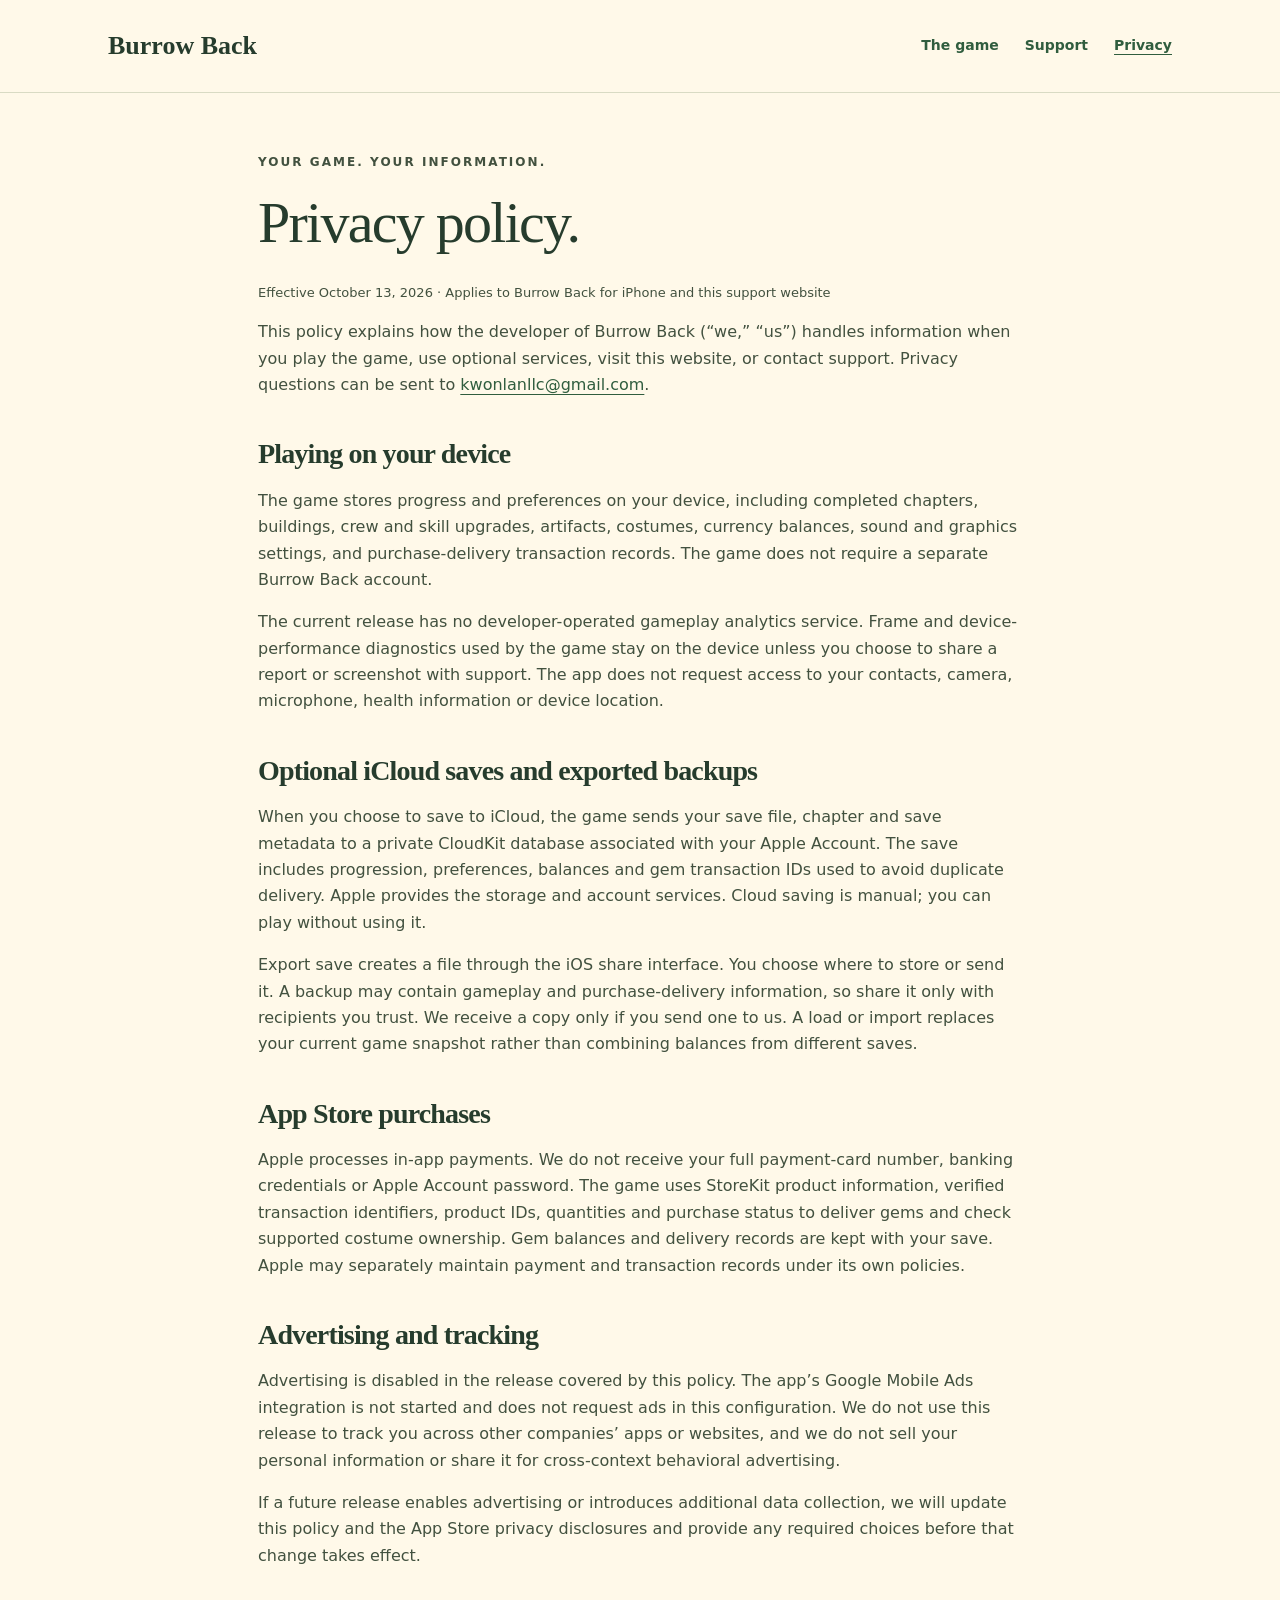
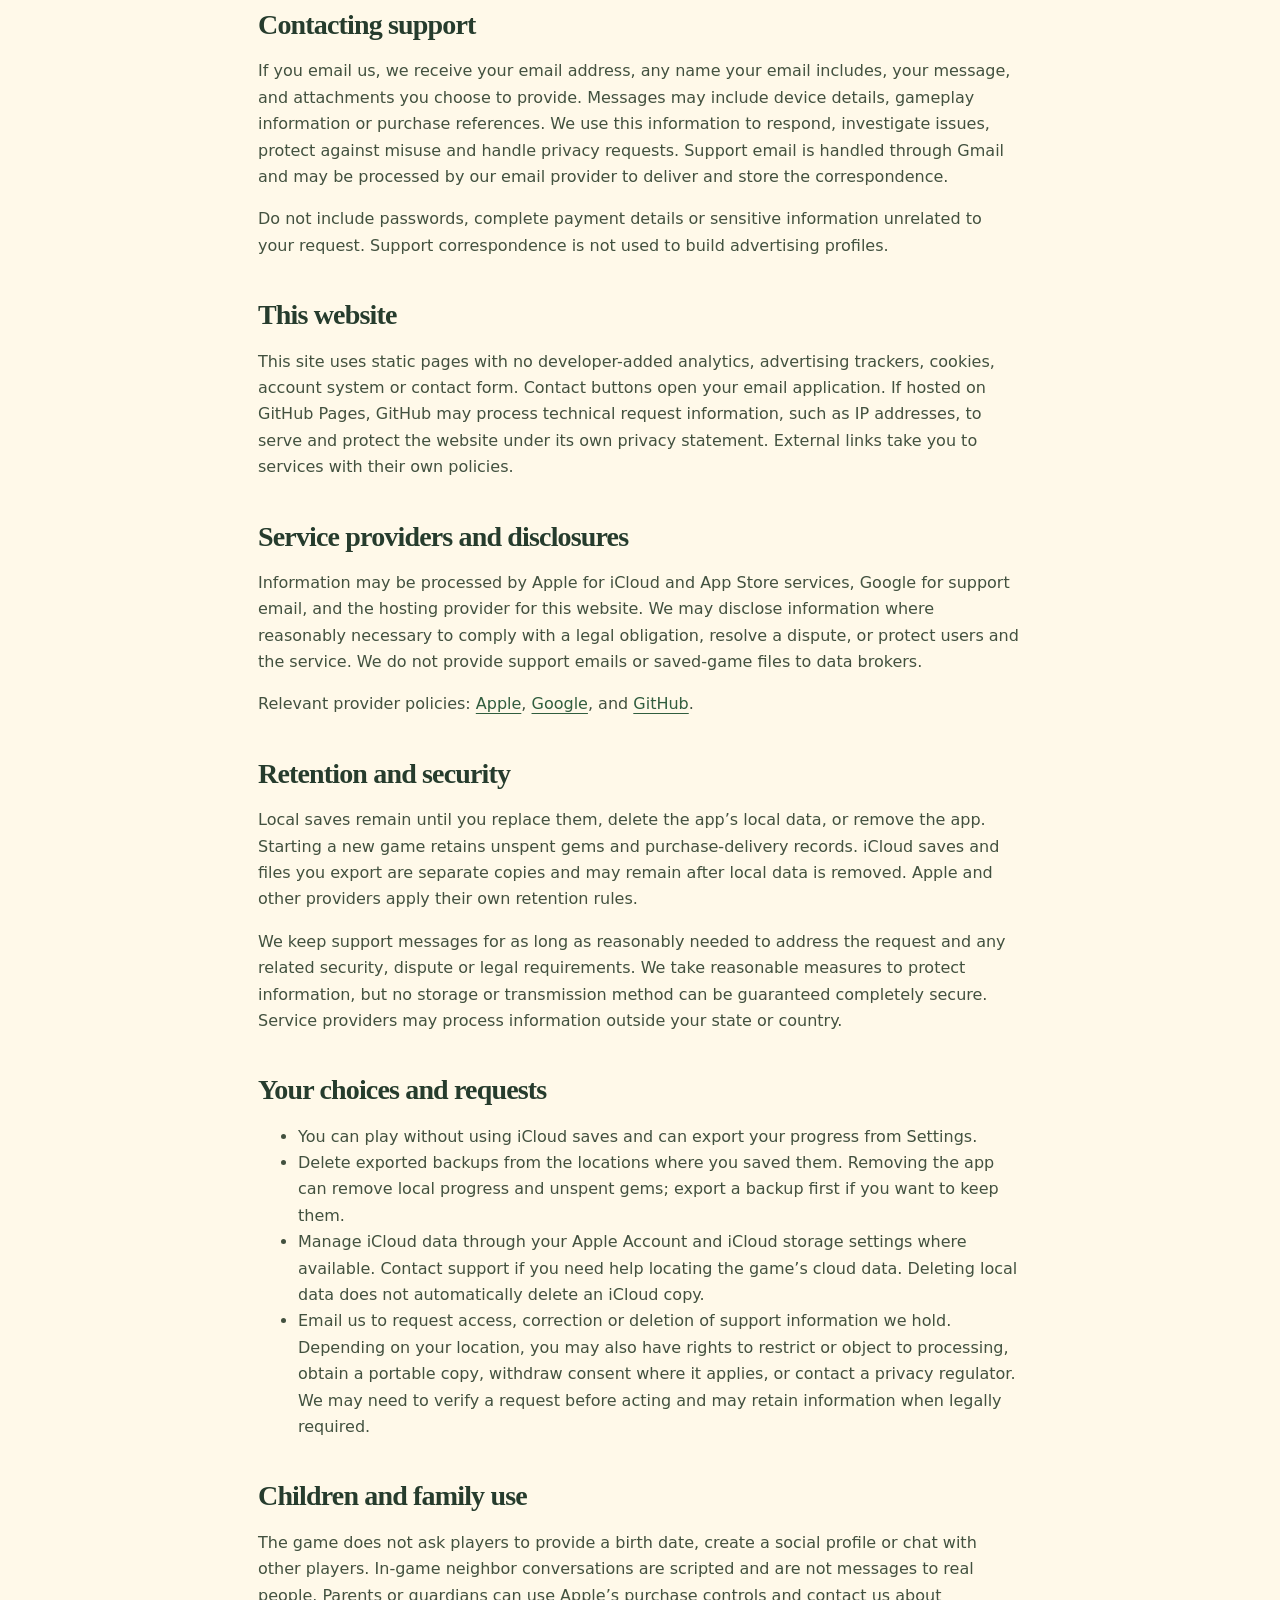
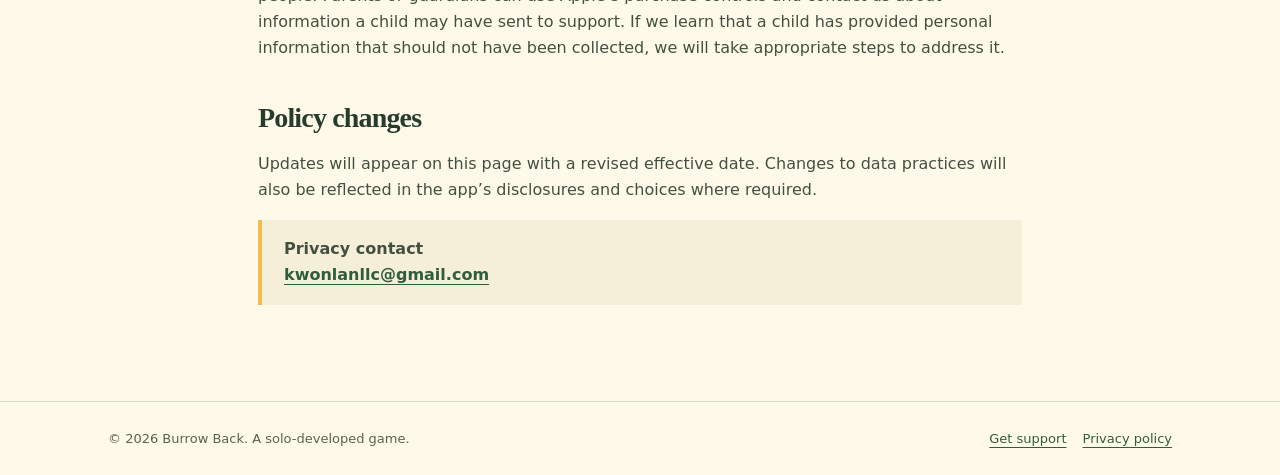
<file: privacy.html>
<!doctype html><html lang="en"><head><meta charset="utf-8"><meta name="viewport" content="width=device-width,initial-scale=1"><meta name="description" content="How Burrow Back handles local saves, optional iCloud backups, App Store purchases and support emails."><meta name="theme-color" content="#305d3e"><title>Privacy Policy · Burrow Back</title><link rel="icon" href="assets/burrow-back.png"><link rel="stylesheet" href="styles.css"></head><body><a class="skip" href="#main">Skip to content</a><header><div class="wrap"><div class="nav"><a class="brand" href="index.html">Burrow Back</a><nav aria-label="Main navigation"><a href="index.html">The game</a><a href="support.html">Support</a><a href="privacy.html" aria-current="page">Privacy</a></nav></div></div></header><main id="main" class="page"><p class="eyebrow">Your game. Your information.</p><h1>Privacy policy.</h1><p class="meta">Effective October 13, 2026 · Applies to Burrow Back for iPhone and this support website</p><p>This policy explains how the developer of Burrow Back (“we,” “us”) handles information when you play the game, use optional services, visit this website, or contact support. Privacy questions can be sent to <a href="mailto:kwonlanllc@gmail.com">kwonlanllc@gmail.com</a>.</p><h2>Playing on your device</h2><p>The game stores progress and preferences on your device, including completed chapters, buildings, crew and skill upgrades, artifacts, costumes, currency balances, sound and graphics settings, and purchase-delivery transaction records. The game does not require a separate Burrow Back account.</p><p>The current release has no developer-operated gameplay analytics service. Frame and device-performance diagnostics used by the game stay on the device unless you choose to share a report or screenshot with support. The app does not request access to your contacts, camera, microphone, health information or device location.</p><h2>Optional iCloud saves and exported backups</h2><p>When you choose to save to iCloud, the game sends your save file, chapter and save metadata to a private CloudKit database associated with your Apple Account. The save includes progression, preferences, balances and gem transaction IDs used to avoid duplicate delivery. Apple provides the storage and account services. Cloud saving is manual; you can play without using it.</p><p>Export save creates a file through the iOS share interface. You choose where to store or send it. A backup may contain gameplay and purchase-delivery information, so share it only with recipients you trust. We receive a copy only if you send one to us. A load or import replaces your current game snapshot rather than combining balances from different saves.</p><h2>App Store purchases</h2><p>Apple processes in-app payments. We do not receive your full payment-card number, banking credentials or Apple Account password. The game uses StoreKit product information, verified transaction identifiers, product IDs, quantities and purchase status to deliver gems and check supported costume ownership. Gem balances and delivery records are kept with your save. Apple may separately maintain payment and transaction records under its own policies.</p><h2>Advertising and tracking</h2><p>Advertising is disabled in the release covered by this policy. The app’s Google Mobile Ads integration is not started and does not request ads in this configuration. We do not use this release to track you across other companies’ apps or websites, and we do not sell your personal information or share it for cross-context behavioral advertising.</p><p>If a future release enables advertising or introduces additional data collection, we will update this policy and the App Store privacy disclosures and provide any required choices before that change takes effect.</p><h2>Contacting support</h2><p>If you email us, we receive your email address, any name your email includes, your message, and attachments you choose to provide. Messages may include device details, gameplay information or purchase references. We use this information to respond, investigate issues, protect against misuse and handle privacy requests. Support email is handled through Gmail and may be processed by our email provider to deliver and store the correspondence.</p><p>Do not include passwords, complete payment details or sensitive information unrelated to your request. Support correspondence is not used to build advertising profiles.</p><h2>This website</h2><p>This site uses static pages with no developer-added analytics, advertising trackers, cookies, account system or contact form. Contact buttons open your email application. If hosted on GitHub Pages, GitHub may process technical request information, such as IP addresses, to serve and protect the website under its own privacy statement. External links take you to services with their own policies.</p><h2>Service providers and disclosures</h2><p>Information may be processed by Apple for iCloud and App Store services, Google for support email, and the hosting provider for this website. We may disclose information where reasonably necessary to comply with a legal obligation, resolve a dispute, or protect users and the service. We do not provide support emails or saved-game files to data brokers.</p><p>Relevant provider policies: <a href="https://www.apple.com/legal/privacy/" rel="noopener noreferrer">Apple</a>, <a href="https://policies.google.com/privacy" rel="noopener noreferrer">Google</a>, and <a href="https://docs.github.com/en/site-policy/privacy-policies/github-general-privacy-statement" rel="noopener noreferrer">GitHub</a>.</p><h2>Retention and security</h2><p>Local saves remain until you replace them, delete the app’s local data, or remove the app. Starting a new game retains unspent gems and purchase-delivery records. iCloud saves and files you export are separate copies and may remain after local data is removed. Apple and other providers apply their own retention rules.</p><p>We keep support messages for as long as reasonably needed to address the request and any related security, dispute or legal requirements. We take reasonable measures to protect information, but no storage or transmission method can be guaranteed completely secure. Service providers may process information outside your state or country.</p><h2 id="choices">Your choices and requests</h2><ul><li>You can play without using iCloud saves and can export your progress from Settings.</li><li>Delete exported backups from the locations where you saved them. Removing the app can remove local progress and unspent gems; export a backup first if you want to keep them.</li><li>Manage iCloud data through your Apple Account and iCloud storage settings where available. Contact support if you need help locating the game’s cloud data. Deleting local data does not automatically delete an iCloud copy.</li><li>Email us to request access, correction or deletion of support information we hold. Depending on your location, you may also have rights to restrict or object to processing, obtain a portable copy, withdraw consent where it applies, or contact a privacy regulator. We may need to verify a request before acting and may retain information when legally required.</li></ul><h2>Children and family use</h2><p>The game does not ask players to provide a birth date, create a social profile or chat with other players. In-game neighbor conversations are scripted and are not messages to real people. Parents or guardians can use Apple’s purchase controls and contact us about information a child may have sent to support. If we learn that a child has provided personal information that should not have been collected, we will take appropriate steps to address it.</p><h2>Policy changes</h2><p>Updates will appear on this page with a revised effective date. Changes to data practices will also be reflected in the app’s disclosures and choices where required.</p><p class="note"><strong>Privacy contact</strong><br><a class="email" href="mailto:kwonlanllc@gmail.com?subject=Burrow%20Back%20privacy%20request">kwonlanllc@gmail.com</a></p></main><footer><div class="wrap footer"><span>© 2026 Burrow Back. A solo-developed game.</span><span><a href="support.html">Get support</a><a href="privacy.html">Privacy policy</a></span></div></footer></body></html>
</file>
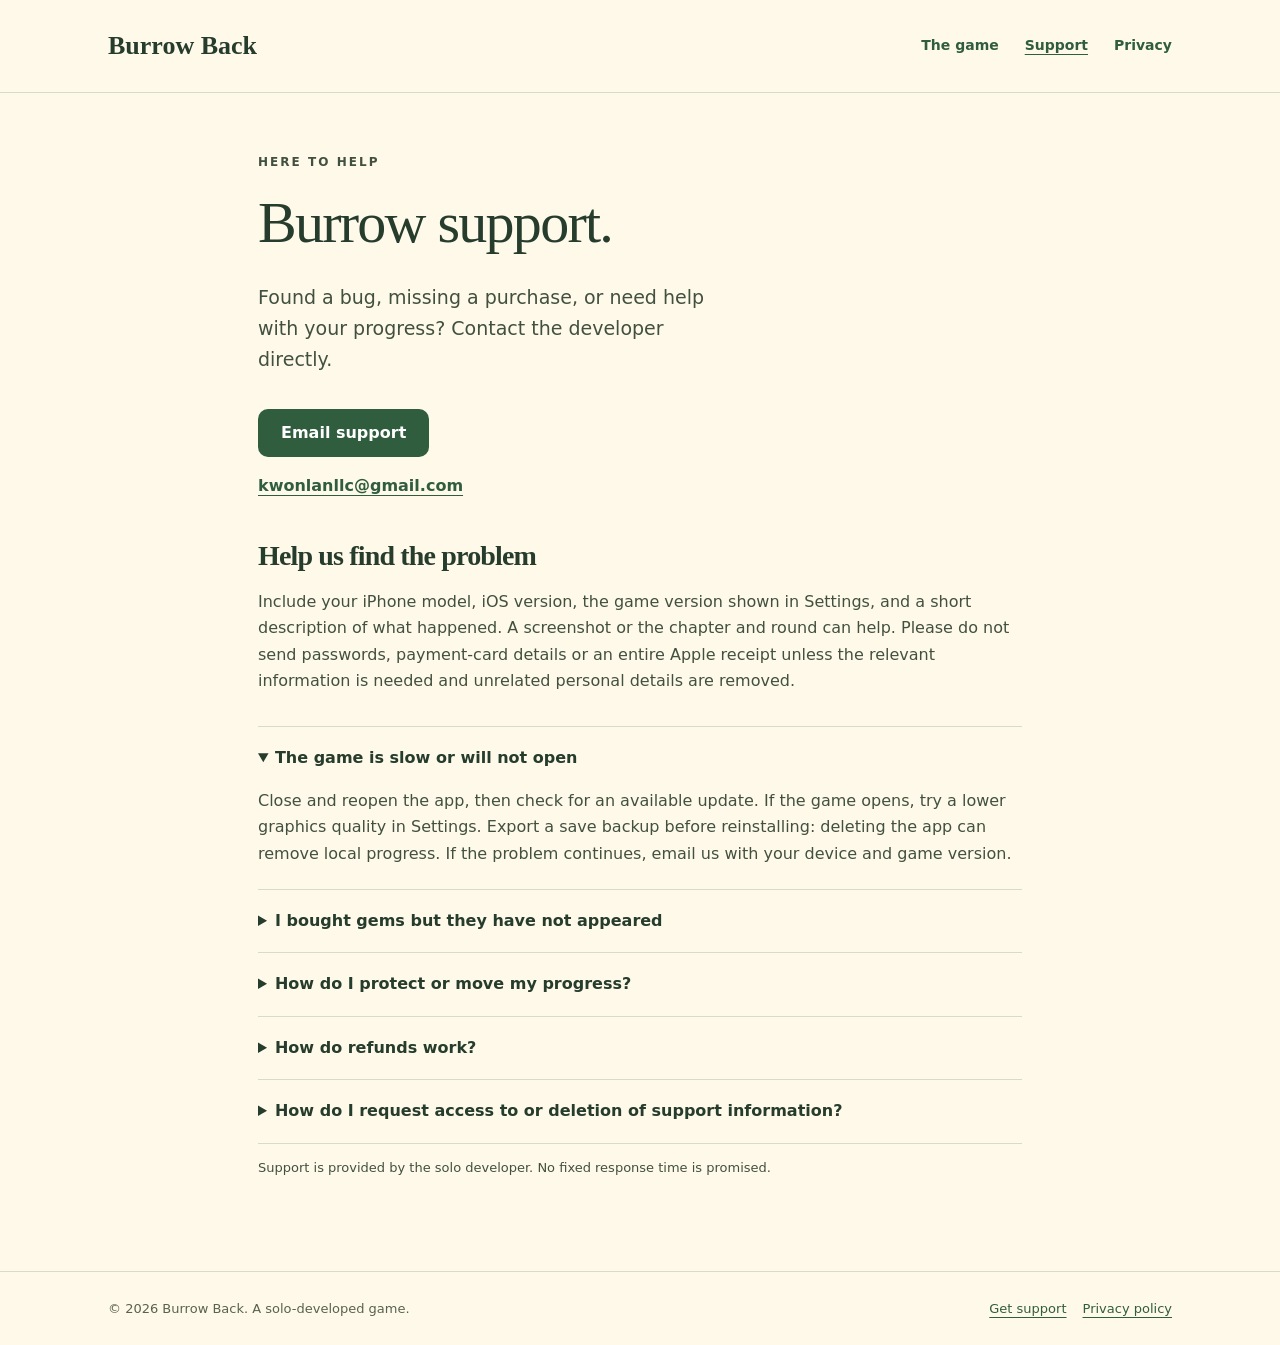
<file: support.html>
<!doctype html><html lang="en"><head><meta charset="utf-8"><meta name="viewport" content="width=device-width,initial-scale=1"><meta name="description" content="Get help with Burrow Back. Contact kwonlanllc@gmail.com for gameplay, purchase and privacy support."><meta name="theme-color" content="#305d3e"><title>Support · Burrow Back</title><link rel="icon" href="assets/burrow-back.png"><link rel="stylesheet" href="styles.css"></head><body><a class="skip" href="#main">Skip to content</a><header><div class="wrap"><div class="nav"><a class="brand" href="index.html">Burrow Back</a><nav aria-label="Main navigation"><a href="index.html">The game</a><a href="support.html" aria-current="page">Support</a><a href="privacy.html">Privacy</a></nav></div></div></header><main id="main" class="page"><p class="eyebrow">Here to help</p><h1>Burrow support.</h1><p class="lede">Found a bug, missing a purchase, or need help with your progress? Contact the developer directly.</p><p><a class="button" href="mailto:kwonlanllc@gmail.com?subject=Burrow%20Back%20support">Email support</a></p><p class="email"><a href="mailto:kwonlanllc@gmail.com">kwonlanllc@gmail.com</a></p><h2>Help us find the problem</h2><p>Include your iPhone model, iOS version, the game version shown in Settings, and a short description of what happened. A screenshot or the chapter and round can help. Please do not send passwords, payment-card details or an entire Apple receipt unless the relevant information is needed and unrelated personal details are removed.</p><div class="faq"><details open><summary>The game is slow or will not open</summary><p>Close and reopen the app, then check for an available update. If the game opens, try a lower graphics quality in Settings. Export a save backup before reinstalling: deleting the app can remove local progress. If the problem continues, email us with your device and game version.</p></details><details><summary>I bought gems but they have not appeared</summary><p>Reopen the game and visit Shop → Retry store with an internet connection. Purchases awaiting Apple approval deliver only after approval. Avoid buying the same pack again while delivery is waiting. If needed, email the product name, approximate purchase time and Apple transaction or order reference, with unrelated personal details removed.</p><p>Gem packs are consumable purchases. Restore Purchases does not recreate spent gems. Keep an up-to-date game backup or iCloud save for unspent gems and progress.</p></details><details><summary>How do I protect or move my progress?</summary><p>Use Settings → Save backups → Export save. Keep the exported file somewhere safe. If you use iCloud, save and load manually from Settings. Loading a save replaces the current progress and gem balance; export your current save first. Starting a new game clears progression but keeps unspent gems.</p></details><details><summary>How do refunds work?</summary><p>Apple processes App Store payments and refund requests. Visit <a href="https://reportaproblem.apple.com/" rel="noopener noreferrer">Apple’s Report a Problem page</a> for an eligible purchase. The developer cannot access your payment-card information or directly approve an Apple refund.</p></details><details><summary>How do I request access to or deletion of support information?</summary><p>Email <a href="mailto:kwonlanllc@gmail.com?subject=Burrow%20Back%20privacy%20request">kwonlanllc@gmail.com</a> with “Burrow Back privacy request.” See the <a href="privacy.html#choices">privacy choices section</a> for local saves, iCloud data and information sent to support.</p></details></div><p class="meta">Support is provided by the solo developer. No fixed response time is promised.</p></main><footer><div class="wrap footer"><span>© 2026 Burrow Back. A solo-developed game.</span><span><a href="support.html">Get support</a><a href="privacy.html">Privacy policy</a></span></div></footer></body></html>
</file>
<file: styles.css>
:root{--paper:#fff9e9;--ink:#263c2d;--leaf:#305d3e;--muted:#58634f;--gold:#f3bc4e;--line:#d9dbc4}*{box-sizing:border-box}html{scroll-behavior:auto}body{margin:0;background:var(--paper);color:var(--ink);font-family:system-ui,-apple-system,BlinkMacSystemFont,"Segoe UI",sans-serif;line-height:1.65}a{color:var(--leaf);text-underline-offset:4px}a:hover{text-decoration-thickness:2px}a:focus-visible,summary:focus-visible{outline:3px solid #a75a15;outline-offset:5px;border-radius:4px}.skip{position:absolute;left:12px;top:-80px;background:white;padding:12px;z-index:3}.skip:focus{top:12px}.wrap{max-width:1120px;margin:auto;padding:0 28px}header{border-bottom:1px solid var(--line)}.nav{display:flex;justify-content:space-between;align-items:center;gap:24px;min-height:92px}.brand{font-family:Georgia,serif;font-size:26px;font-weight:bold;text-decoration:none;color:var(--ink)}nav{display:flex;gap:26px;flex-wrap:wrap}nav a{font-size:14px;font-weight:650;text-decoration:none}nav a[aria-current=page]{text-decoration:underline}.hero{display:grid;grid-template-columns:1.1fr 1fr;gap:60px;align-items:center;padding:70px 0 80px}.eyebrow{font-size:12px;text-transform:uppercase;letter-spacing:.17em;font-weight:750;color:#586b39;margin:0 0 18px}h1,h2,h3{font-family:Georgia,serif;line-height:1.12;letter-spacing:-.03em}h1{font-size:clamp(40px,5.7vw,72px);margin:0 0 26px;font-weight:500}h2{font-size:34px;margin:0 0 18px}h3{font-size:24px;margin:0 0 12px}.lede{font-size:19px;color:var(--muted);max-width:40ch}.hero img{display:block;width:100%;aspect-ratio:1;border-radius:30% 30% 12% 12%;box-shadow:0 18px 0 #d5dcb9}.button{display:inline-flex;align-items:center;min-height:48px;padding:11px 23px;background:var(--leaf);color:white;border-radius:10px;font-weight:650;text-decoration:none;margin:14px 10px 0 0}.button.light{background:var(--gold);color:#3d3218}.band{background:#e9edd8;border-top:1px solid var(--line);border-bottom:1px solid var(--line);padding:46px 0}.features{display:grid;grid-template-columns:repeat(3,1fr);gap:36px}.features p{color:var(--muted);margin:0}.index{font-size:12px;letter-spacing:.12em;color:#74795b;margin-bottom:12px}.contact-strip{padding:65px 0;display:flex;justify-content:space-between;gap:30px;align-items:center}.contact-strip p{margin:0}.page{max-width:820px;margin:auto;padding:60px 28px 80px}.page h1{font-size:clamp(38px,6vw,58px)}.page h2{font-size:28px;margin-top:40px}.page p,.page li{color:#42513f}.note{border-left:4px solid var(--gold);padding:16px 22px;background:#f5efda}.email{font-weight:700;overflow-wrap:anywhere}.faq{border-top:1px solid var(--line);margin-top:32px}.faq details{border-bottom:1px solid var(--line);padding:18px 0}.faq summary{cursor:pointer;font-weight:700}.faq p{margin-bottom:4px}.table-scroll{overflow:auto}table{width:100%;border-collapse:collapse;font-size:14px;margin:24px 0}th,td{text-align:left;vertical-align:top;padding:14px 12px;border-bottom:1px solid var(--line)}th{background:#e9edd8}.meta{font-size:13px;color:var(--muted)}footer{border-top:1px solid var(--line);font-size:13px;color:var(--muted);padding:26px 0}.footer{display:flex;justify-content:space-between;gap:16px;flex-wrap:wrap}.footer a{margin-left:16px}code{background:#eee9d7;padding:2px 5px;border-radius:4px;overflow-wrap:anywhere}@media(max-width:680px){.wrap{padding:0 22px}.nav{align-items:flex-start;flex-direction:column;gap:8px;padding:20px 0;min-height:0}nav{gap:20px}.hero{grid-template-columns:1fr;padding:44px 0 58px;gap:38px}.hero img{max-width:420px;justify-self:center}.features{grid-template-columns:1fr;gap:30px}.contact-strip{flex-direction:column;align-items:flex-start;padding:42px 0}.page{padding:42px 22px 60px}.footer a{margin:0 16px 0 0}.button{max-width:100%}}@media print{header,footer,.button{display:none}body{background:white;color:black}.page{max-width:none;padding:0}}
</file>
